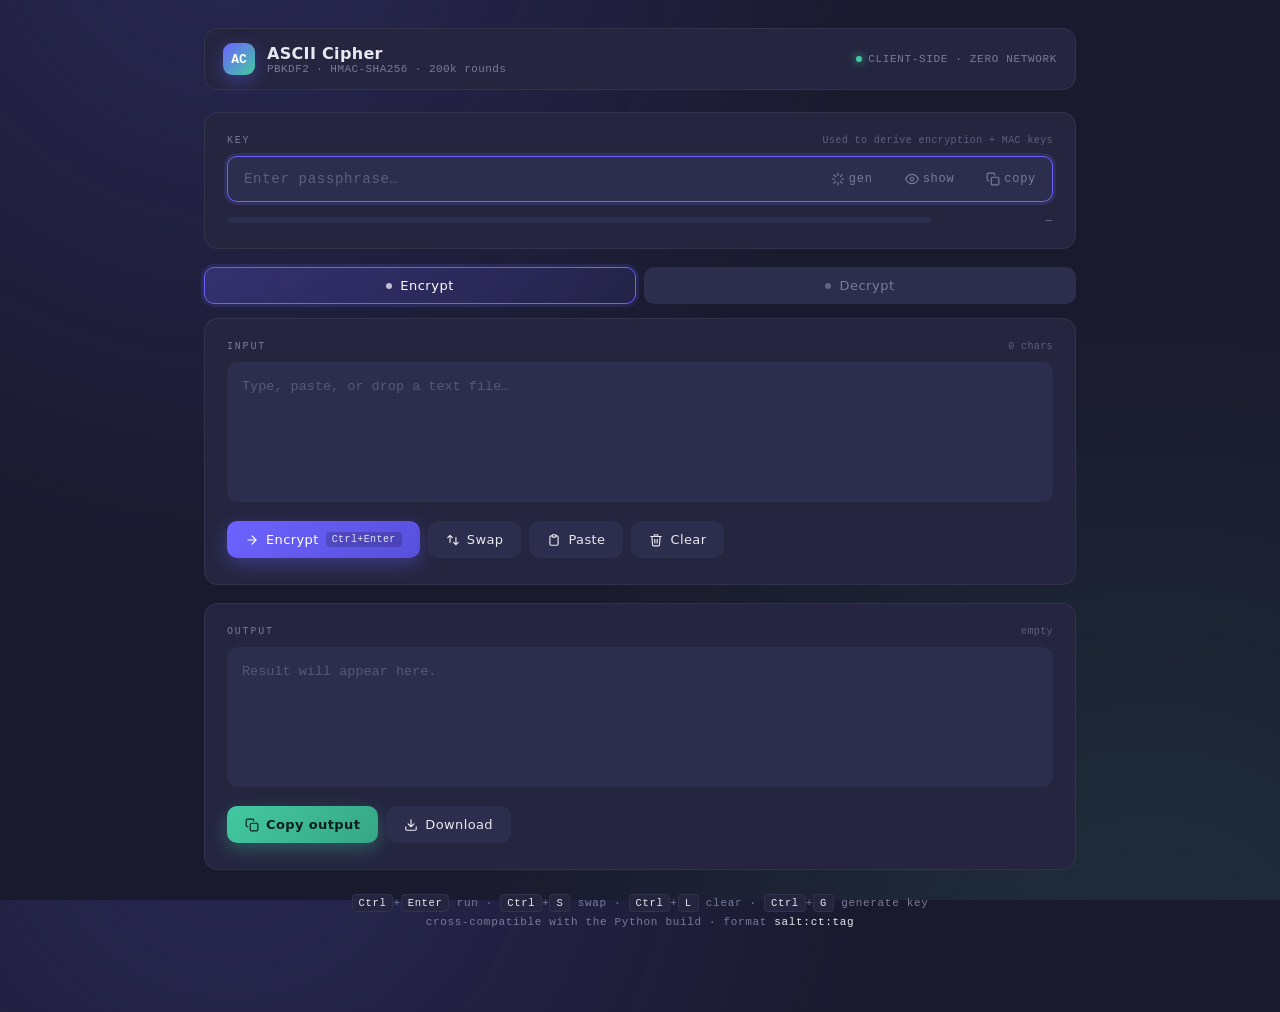
<file: cipher.html>
<!DOCTYPE html>
<html lang="en">
<head>
<meta charset="UTF-8">
<meta name="viewport" content="width=device-width, initial-scale=1.0">
<title>ASCII Cipher — Secure</title>
<style>
  :root {
    --bg: #1a1a2e;
    --surface: #252540;
    --surface-hi: #2d2d4d;
    --surface-hover: #313157;
    --border: rgba(108, 99, 255, 0.18);
    --border-soft: rgba(255, 255, 255, 0.06);
    --accent: #6c63ff;
    --accent-hi: #8a83ff;
    --accent-dim: rgba(108, 99, 255, 0.15);
    --accent2: #43c9a0;
    --accent2-hi: #5fdcb6;
    --warn: #e05c5c;
    --warn-hi: #f07878;
    --gold: #e0a030;
    --fg: #e8e8f0;
    --fg-dim: #7a7a99;
    --fg-hi: #ffffff;
    --mono: ui-monospace, "SF Mono", "Cascadia Mono", "JetBrains Mono", Consolas, "Liberation Mono", monospace;
  }

  * { box-sizing: border-box; margin: 0; padding: 0; }
  html, body { height: 100%; }
  body {
    background:
      radial-gradient(circle at 18% -10%, rgba(108, 99, 255, 0.18), transparent 45%),
      radial-gradient(circle at 90% 110%, rgba(67, 201, 160, 0.12), transparent 45%),
      var(--bg);
    color: var(--fg);
    font-family: -apple-system, BlinkMacSystemFont, "Segoe UI", "Inter", system-ui, sans-serif;
    font-size: 14px;
    -webkit-font-smoothing: antialiased;
    min-height: 100vh;
    overflow-x: hidden;
  }

  button, input, textarea, select { font-family: inherit; color: inherit; }
  textarea { resize: none; }

  /* ── Layout ─────────────────────────────────────────────── */
  .shell {
    max-width: 920px;
    margin: 0 auto;
    padding: 28px 24px 80px;
  }

  header.top {
    display: flex;
    align-items: center;
    justify-content: space-between;
    padding: 14px 18px;
    background: var(--surface);
    border: 1px solid var(--border-soft);
    border-radius: 14px;
    margin-bottom: 22px;
  }
  .brand {
    display: flex; align-items: center; gap: 12px;
  }
  .logo {
    width: 32px; height: 32px;
    border-radius: 9px;
    background: linear-gradient(135deg, var(--accent), var(--accent2));
    display: grid; place-items: center;
    font-family: var(--mono);
    font-weight: 700;
    color: white;
    font-size: 13px;
    box-shadow: 0 6px 18px rgba(108, 99, 255, 0.35);
  }
  .brand h1 {
    font-size: 16px;
    font-weight: 600;
    letter-spacing: 0.02em;
  }
  .brand .sub {
    color: var(--fg-dim);
    font-size: 11px;
    font-family: var(--mono);
    letter-spacing: 0.04em;
  }
  .top-meta {
    color: var(--fg-dim);
    font-size: 11px;
    font-family: var(--mono);
    letter-spacing: 0.06em;
    text-transform: uppercase;
  }
  .top-meta .dot {
    display: inline-block;
    width: 6px; height: 6px; border-radius: 50%;
    background: var(--accent2);
    margin-right: 6px;
    box-shadow: 0 0 8px var(--accent2);
    vertical-align: middle;
  }

  /* ── Card ───────────────────────────────────────────────── */
  .card {
    background: var(--surface);
    border: 1px solid var(--border-soft);
    border-radius: 14px;
    padding: 22px;
    margin-bottom: 18px;
  }
  .card-label {
    color: var(--fg-dim);
    font-size: 10px;
    font-family: var(--mono);
    letter-spacing: 0.18em;
    text-transform: uppercase;
    margin-bottom: 10px;
    display: flex; align-items: center; justify-content: space-between;
  }
  .card-label .hint {
    color: var(--fg-dim);
    font-weight: 400;
    letter-spacing: 0.04em;
    text-transform: none;
    font-family: var(--mono);
    font-size: 10px;
    opacity: 0.7;
  }

  /* ── Key field ──────────────────────────────────────────── */
  .key-row {
    display: flex; align-items: stretch; gap: 8px;
    background: var(--surface-hi);
    border: 1px solid transparent;
    border-radius: 10px;
    padding: 4px;
    transition: border-color 0.15s, box-shadow 0.15s;
  }
  .key-row:focus-within {
    border-color: var(--accent);
    box-shadow: 0 0 0 3px var(--accent-dim);
  }
  .key-row input {
    flex: 1;
    background: transparent;
    border: 0;
    outline: none;
    padding: 10px 12px;
    font-family: var(--mono);
    font-size: 14px;
    color: var(--fg);
    letter-spacing: 0.05em;
  }
  .key-row input::placeholder { color: var(--fg-dim); opacity: 0.65; }
  .icon-btn {
    background: transparent;
    border: 0;
    color: var(--fg-dim);
    padding: 0 12px;
    border-radius: 8px;
    cursor: pointer;
    font-size: 12px;
    font-family: var(--mono);
    letter-spacing: 0.06em;
    transition: background 0.15s, color 0.15s;
    display: inline-flex; align-items: center; gap: 4px;
  }
  .icon-btn:hover { background: var(--surface-hover); color: var(--fg); }
  .icon-btn:active { transform: scale(0.97); }
  .icon-btn svg { width: 14px; height: 14px; }

  /* ── Strength meter ─────────────────────────────────────── */
  .strength {
    margin-top: 12px;
    display: flex;
    align-items: center;
    gap: 12px;
  }
  .strength-track {
    flex: 1;
    height: 6px;
    background: var(--surface-hi);
    border-radius: 999px;
    overflow: hidden;
    position: relative;
  }
  .strength-fill {
    height: 100%;
    width: 0%;
    background: var(--fg-dim);
    border-radius: 999px;
    transition: width 0.25s ease, background 0.25s ease, box-shadow 0.25s;
  }
  .strength-fill.s-weak   { background: var(--warn);   box-shadow: 0 0 12px rgba(224, 92, 92, 0.45); }
  .strength-fill.s-fair   { background: var(--gold);   box-shadow: 0 0 12px rgba(224, 160, 48, 0.45); }
  .strength-fill.s-good   { background: var(--accent2);box-shadow: 0 0 12px rgba(67, 201, 160, 0.45); }
  .strength-fill.s-strong { background: var(--accent2);box-shadow: 0 0 16px rgba(67, 201, 160, 0.65); }
  .strength-text {
    color: var(--fg-dim);
    font-size: 11px;
    font-family: var(--mono);
    letter-spacing: 0.05em;
    min-width: 110px;
    text-align: right;
  }

  /* ── Mode toggle ────────────────────────────────────────── */
  .mode-row {
    display: flex; gap: 8px; margin-bottom: 14px;
  }
  .mode-btn {
    flex: 1;
    background: var(--surface-hi);
    border: 1px solid transparent;
    border-radius: 10px;
    padding: 10px 14px;
    color: var(--fg-dim);
    cursor: pointer;
    font-size: 13px;
    font-weight: 500;
    letter-spacing: 0.04em;
    display: flex; align-items: center; justify-content: center; gap: 8px;
    transition: all 0.15s;
  }
  .mode-btn:hover { color: var(--fg); background: var(--surface-hover); }
  .mode-btn.active.encrypt {
    color: var(--fg-hi);
    background: linear-gradient(135deg, rgba(108, 99, 255, 0.25), rgba(108, 99, 255, 0.10));
    border-color: var(--accent);
    box-shadow: 0 0 0 3px var(--accent-dim);
  }
  .mode-btn.active.decrypt {
    color: var(--fg-hi);
    background: linear-gradient(135deg, rgba(67, 201, 160, 0.22), rgba(67, 201, 160, 0.08));
    border-color: var(--accent2);
    box-shadow: 0 0 0 3px rgba(67, 201, 160, 0.15);
  }
  .mode-btn .dot {
    width: 6px; height: 6px; border-radius: 50%;
    background: currentColor; opacity: 0.7;
  }

  /* ── Textareas ──────────────────────────────────────────── */
  .io {
    width: 100%;
    min-height: 140px;
    background: var(--surface-hi);
    border: 1px solid transparent;
    border-radius: 10px;
    padding: 14px;
    font-family: var(--mono);
    font-size: 13.5px;
    line-height: 1.55;
    color: var(--fg);
    outline: none;
    transition: border-color 0.15s, box-shadow 0.15s;
  }
  .io:focus {
    border-color: var(--accent);
    box-shadow: 0 0 0 3px var(--accent-dim);
  }
  .io.drop { border-color: var(--accent2); box-shadow: 0 0 0 3px rgba(67, 201, 160, 0.18); }
  .io.read-only { color: var(--fg); cursor: text; }
  .io::placeholder { color: var(--fg-dim); opacity: 0.55; }

  /* ── Action bar ─────────────────────────────────────────── */
  .actions {
    display: flex; align-items: center; gap: 8px;
    margin: 16px 0 4px;
    flex-wrap: wrap;
  }
  .btn {
    background: var(--surface-hi);
    color: var(--fg);
    border: 0;
    padding: 11px 18px;
    border-radius: 10px;
    font-size: 13px;
    font-weight: 500;
    letter-spacing: 0.03em;
    cursor: pointer;
    display: inline-flex; align-items: center; gap: 7px;
    transition: transform 0.08s, background 0.15s, box-shadow 0.15s;
  }
  .btn:hover { background: var(--surface-hover); }
  .btn:active { transform: translateY(1px); }
  .btn:disabled { opacity: 0.4; cursor: not-allowed; }
  .btn.primary {
    background: linear-gradient(135deg, var(--accent), #574fdb);
    color: white;
    box-shadow: 0 6px 18px rgba(108, 99, 255, 0.35);
  }
  .btn.primary:hover { background: linear-gradient(135deg, var(--accent-hi), #6760e3); }
  .btn.success {
    background: linear-gradient(135deg, var(--accent2), #36a684);
    color: #0d1f1a;
    box-shadow: 0 6px 18px rgba(67, 201, 160, 0.32);
    font-weight: 600;
  }
  .btn.success:hover { background: linear-gradient(135deg, var(--accent2-hi), #41bd97); }
  .btn .kbd {
    font-family: var(--mono); font-size: 10px;
    background: rgba(0,0,0,0.18);
    color: rgba(255,255,255,0.85);
    padding: 2px 6px; border-radius: 4px; letter-spacing: 0.04em;
  }
  .btn svg { width: 14px; height: 14px; }
  .spacer { flex: 1; }

  /* ── Output card flourishes ─────────────────────────────── */
  .out-meta {
    display: flex; gap: 14px; flex-wrap: wrap;
    color: var(--fg-dim);
    font-family: var(--mono);
    font-size: 11px;
    letter-spacing: 0.05em;
    margin-top: 10px;
  }
  .out-meta span b { color: var(--fg); font-weight: 500; }

  /* ── Toasts ─────────────────────────────────────────────── */
  .toasts {
    position: fixed; bottom: 24px; right: 24px;
    display: flex; flex-direction: column; gap: 10px;
    z-index: 100;
    pointer-events: none;
  }
  .toast {
    background: var(--surface);
    border: 1px solid var(--border-soft);
    border-left: 3px solid var(--accent2);
    padding: 12px 16px;
    border-radius: 10px;
    font-size: 13px;
    box-shadow: 0 12px 32px rgba(0,0,0,0.4);
    min-width: 220px;
    max-width: 360px;
    animation: toastIn 0.22s ease-out;
    pointer-events: auto;
  }
  .toast.error   { border-left-color: var(--warn); }
  .toast.info    { border-left-color: var(--accent); }
  .toast .t-title { font-size: 11px; color: var(--fg-dim); letter-spacing: 0.1em; text-transform: uppercase; margin-bottom: 2px; }
  .toast .t-body  { color: var(--fg); }
  .toast.fade-out { animation: toastOut 0.18s ease-in forwards; }
  @keyframes toastIn  { from { transform: translateX(20px); opacity: 0; } to { transform: translateX(0); opacity: 1; } }
  @keyframes toastOut { from { transform: translateX(0); opacity: 1; } to { transform: translateX(20px); opacity: 0; } }

  /* ── Tag (auto-detected) ───────────────────────────────── */
  .tag {
    display: inline-flex; align-items: center; gap: 5px;
    font-family: var(--mono);
    font-size: 10px;
    letter-spacing: 0.08em;
    text-transform: uppercase;
    padding: 3px 8px;
    border-radius: 999px;
    background: var(--accent-dim);
    color: var(--accent-hi);
  }

  /* ── Footer ─────────────────────────────────────────────── */
  footer {
    margin-top: 24px;
    text-align: center;
    color: var(--fg-dim);
    font-size: 11px;
    font-family: var(--mono);
    letter-spacing: 0.06em;
    line-height: 1.7;
  }
  footer kbd {
    background: var(--surface);
    color: var(--fg);
    padding: 2px 6px;
    border-radius: 4px;
    font-family: var(--mono);
    font-size: 10.5px;
    border: 1px solid var(--border-soft);
  }

  /* ── Responsive ─────────────────────────────────────────── */
  @media (max-width: 600px) {
    .shell { padding: 16px 12px 60px; }
    .card { padding: 16px; }
    header.top { flex-direction: column; gap: 8px; align-items: flex-start; }
    .actions .btn { padding: 10px 14px; font-size: 12px; }
    .btn .kbd { display: none; }
  }

  /* ── Util ───────────────────────────────────────────────── */
  .hidden { display: none !important; }
</style>
</head>
<body>

<div class="shell">

  <header class="top">
    <div class="brand">
      <div class="logo">AC</div>
      <div>
        <h1>ASCII Cipher</h1>
        <div class="sub">PBKDF2 · HMAC-SHA256 · 200k rounds</div>
      </div>
    </div>
    <div class="top-meta"><span class="dot"></span>client-side · zero network</div>
  </header>

  <!-- Key card -->
  <section class="card">
    <div class="card-label">
      <span>Key</span>
      <span class="hint">Used to derive encryption + MAC keys</span>
    </div>
    <div class="key-row">
      <input id="key" type="password" placeholder="Enter passphrase…" autocomplete="off" spellcheck="false">
      <button class="icon-btn" id="gen-key" title="Generate strong passphrase">
        <svg viewBox="0 0 24 24" fill="none" stroke="currentColor" stroke-width="2" stroke-linecap="round" stroke-linejoin="round"><path d="M12 2v4M12 18v4M4.93 4.93l2.83 2.83M16.24 16.24l2.83 2.83M2 12h4M18 12h4M4.93 19.07l2.83-2.83M16.24 7.76l2.83-2.83"/></svg>
        gen
      </button>
      <button class="icon-btn" id="show-key" title="Show / hide">
        <svg viewBox="0 0 24 24" fill="none" stroke="currentColor" stroke-width="2" stroke-linecap="round" stroke-linejoin="round"><path d="M1 12s4-8 11-8 11 8 11 8-4 8-11 8S1 12 1 12z"/><circle cx="12" cy="12" r="3"/></svg>
        show
      </button>
      <button class="icon-btn" id="copy-key" title="Copy key">
        <svg viewBox="0 0 24 24" fill="none" stroke="currentColor" stroke-width="2" stroke-linecap="round" stroke-linejoin="round"><rect x="9" y="9" width="13" height="13" rx="2"/><path d="M5 15H4a2 2 0 0 1-2-2V4a2 2 0 0 1 2-2h9a2 2 0 0 1 2 2v1"/></svg>
        copy
      </button>
    </div>
    <div class="strength">
      <div class="strength-track"><div class="strength-fill" id="strength-fill"></div></div>
      <div class="strength-text" id="strength-text">—</div>
    </div>
  </section>

  <!-- Mode toggle -->
  <div class="mode-row">
    <button class="mode-btn encrypt active" id="mode-encrypt" data-mode="encrypt">
      <span class="dot"></span> Encrypt
    </button>
    <button class="mode-btn decrypt" id="mode-decrypt" data-mode="decrypt">
      <span class="dot"></span> Decrypt
    </button>
  </div>

  <!-- Input card -->
  <section class="card">
    <div class="card-label">
      <span>Input <span id="input-tag" class="tag hidden">cipher detected</span></span>
      <span class="hint" id="input-stats">0 chars</span>
    </div>
    <textarea id="input" class="io" placeholder="Type, paste, or drop a text file…" spellcheck="false"></textarea>

    <div class="actions">
      <button class="btn primary" id="run">
        <svg viewBox="0 0 24 24" fill="none" stroke="currentColor" stroke-width="2" stroke-linecap="round" stroke-linejoin="round"><path d="M5 12h14M12 5l7 7-7 7"/></svg>
        <span id="run-label">Encrypt</span>
        <span class="kbd">Ctrl+Enter</span>
      </button>
      <button class="btn" id="swap" title="Move output → input">
        <svg viewBox="0 0 24 24" fill="none" stroke="currentColor" stroke-width="2" stroke-linecap="round" stroke-linejoin="round"><path d="M7 16V4M7 4 3 8M7 4l4 4M17 8v12M17 20l-4-4M17 20l4-4"/></svg>
        Swap
      </button>
      <button class="btn" id="paste">
        <svg viewBox="0 0 24 24" fill="none" stroke="currentColor" stroke-width="2" stroke-linecap="round" stroke-linejoin="round"><path d="M9 5H7a2 2 0 0 0-2 2v12a2 2 0 0 0 2 2h10a2 2 0 0 0 2-2V7a2 2 0 0 0-2-2h-2"/><rect x="9" y="3" width="6" height="4" rx="1"/></svg>
        Paste
      </button>
      <button class="btn" id="clear">
        <svg viewBox="0 0 24 24" fill="none" stroke="currentColor" stroke-width="2" stroke-linecap="round" stroke-linejoin="round"><path d="M3 6h18M19 6l-1 14a2 2 0 0 1-2 2H8a2 2 0 0 1-2-2L5 6M10 11v6M14 11v6M9 6V4a1 1 0 0 1 1-1h4a1 1 0 0 1 1 1v2"/></svg>
        Clear
      </button>
    </div>
  </section>

  <!-- Output card -->
  <section class="card">
    <div class="card-label">
      <span>Output</span>
      <span class="hint" id="output-stats">empty</span>
    </div>
    <textarea id="output" class="io read-only" placeholder="Result will appear here." spellcheck="false" readonly></textarea>
    <div class="actions">
      <button class="btn success" id="copy-out">
        <svg viewBox="0 0 24 24" fill="none" stroke="currentColor" stroke-width="2" stroke-linecap="round" stroke-linejoin="round"><rect x="9" y="9" width="13" height="13" rx="2"/><path d="M5 15H4a2 2 0 0 1-2-2V4a2 2 0 0 1 2-2h9a2 2 0 0 1 2 2v1"/></svg>
        Copy output
      </button>
      <button class="btn" id="download-out">
        <svg viewBox="0 0 24 24" fill="none" stroke="currentColor" stroke-width="2" stroke-linecap="round" stroke-linejoin="round"><path d="M21 15v4a2 2 0 0 1-2 2H5a2 2 0 0 1-2-2v-4M7 10l5 5 5-5M12 15V3"/></svg>
        Download
      </button>
      <div class="spacer"></div>
      <div class="out-meta" id="out-meta"></div>
    </div>
  </section>

  <footer>
    <kbd>Ctrl</kbd>+<kbd>Enter</kbd> run · <kbd>Ctrl</kbd>+<kbd>S</kbd> swap · <kbd>Ctrl</kbd>+<kbd>L</kbd> clear · <kbd>Ctrl</kbd>+<kbd>G</kbd> generate key
    <br>
    cross-compatible with the Python build · format <code style="color:var(--fg)">salt:ct:tag</code>
  </footer>
</div>

<div class="toasts" id="toasts"></div>

<script>
"use strict";

/* ─────────────────────────────────────────────────────────────
   Crypto core — byte-for-byte compatible with the Python file.
   Format: hex(salt) ":" hex(ct) ":" hex(tag)
   - PBKDF2-HMAC-SHA256, 200_000 iterations, 64 bytes derived
   - First 32 bytes = enc_key, last 32 bytes = mac_key
   - Keystream = SHA256(enc_key || salt || counter_be32) blocks
   - Ciphertext = plaintext XOR keystream
   - Tag = HMAC-SHA256(mac_key, salt || ct)
   Do NOT change these constants — interoperability depends on them.
   ───────────────────────────────────────────────────────────── */
const SALT_LEN = 16;
const ITERATIONS = 200_000;
const KEY_LEN = 32;

const subtle = crypto.subtle;

async function deriveKeys(password, salt) {
  const baseKey = await subtle.importKey(
    "raw",
    new TextEncoder().encode(password),
    { name: "PBKDF2" },
    false,
    ["deriveBits"]
  );
  const bits = await subtle.deriveBits(
    { name: "PBKDF2", salt, iterations: ITERATIONS, hash: "SHA-256" },
    baseKey,
    KEY_LEN * 2 * 8
  );
  const km = new Uint8Array(bits);
  return [km.slice(0, KEY_LEN), km.slice(KEY_LEN)];
}

async function keystream(encKey, salt, length) {
  const out = new Uint8Array(length);
  const buf = new Uint8Array(encKey.length + salt.length + 4);
  buf.set(encKey, 0);
  buf.set(salt, encKey.length);
  const counterView = new DataView(buf.buffer, encKey.length + salt.length, 4);
  let counter = 0;
  let off = 0;
  while (off < length) {
    counterView.setUint32(0, counter, false); // big-endian
    const digest = new Uint8Array(await subtle.digest("SHA-256", buf));
    const take = Math.min(digest.length, length - off);
    out.set(digest.subarray(0, take), off);
    off += take;
    counter += 1;
  }
  return out;
}

async function hmacSha256(key, data) {
  const k = await subtle.importKey(
    "raw", key, { name: "HMAC", hash: "SHA-256" }, false, ["sign"]
  );
  return new Uint8Array(await subtle.sign("HMAC", k, data));
}

function bytesToHex(b) {
  let s = "";
  for (let i = 0; i < b.length; i++) s += b[i].toString(16).padStart(2, "0");
  return s;
}
function hexToBytes(hex) {
  if (hex.length % 2) throw new Error("bad hex");
  const out = new Uint8Array(hex.length / 2);
  for (let i = 0; i < out.length; i++) {
    const v = parseInt(hex.substr(i * 2, 2), 16);
    if (Number.isNaN(v)) throw new Error("bad hex");
    out[i] = v;
  }
  return out;
}
function ctEqual(a, b) {
  if (a.length !== b.length) return false;
  let r = 0;
  for (let i = 0; i < a.length; i++) r |= a[i] ^ b[i];
  return r === 0;
}

async function encryptText(plaintext, password) {
  const data = new TextEncoder().encode(plaintext);
  const salt = crypto.getRandomValues(new Uint8Array(SALT_LEN));
  const [encKey, macKey] = await deriveKeys(password, salt);
  const ks = await keystream(encKey, salt, data.length);
  const ct = new Uint8Array(data.length);
  for (let i = 0; i < data.length; i++) ct[i] = data[i] ^ ks[i];
  const macInput = new Uint8Array(salt.length + ct.length);
  macInput.set(salt, 0);
  macInput.set(ct, salt.length);
  const tag = await hmacSha256(macKey, macInput);
  return `${bytesToHex(salt)}:${bytesToHex(ct)}:${bytesToHex(tag)}`;
}

async function decryptToken(token, password) {
  const parts = token.trim().split(":");
  if (parts.length !== 3) return { ok: false, err: "invalid format" };
  let salt, ct, tag;
  try {
    salt = hexToBytes(parts[0]);
    ct   = hexToBytes(parts[1]);
    tag  = hexToBytes(parts[2]);
  } catch {
    return { ok: false, err: "decryption failed" };
  }
  if (salt.length !== SALT_LEN) return { ok: false, err: "invalid format" };
  const [encKey, macKey] = await deriveKeys(password, salt);
  const macInput = new Uint8Array(salt.length + ct.length);
  macInput.set(salt, 0);
  macInput.set(ct, salt.length);
  const expected = await hmacSha256(macKey, macInput);
  if (!ctEqual(tag, expected)) return { ok: false, err: "wrong key or tampered" };
  const ks = await keystream(encKey, salt, ct.length);
  const pt = new Uint8Array(ct.length);
  for (let i = 0; i < ct.length; i++) pt[i] = ct[i] ^ ks[i];
  try {
    return { ok: true, text: new TextDecoder("utf-8", { fatal: false }).decode(pt) };
  } catch {
    return { ok: false, err: "decryption failed" };
  }
}

/* ─────────────────────────────────────────────────────────────
   UI wiring
   ───────────────────────────────────────────────────────────── */
const $ = (id) => document.getElementById(id);

const els = {
  key: $("key"),
  showKey: $("show-key"),
  copyKey: $("copy-key"),
  genKey: $("gen-key"),
  strengthFill: $("strength-fill"),
  strengthText: $("strength-text"),

  modeEncrypt: $("mode-encrypt"),
  modeDecrypt: $("mode-decrypt"),

  input: $("input"),
  inputTag: $("input-tag"),
  inputStats: $("input-stats"),
  output: $("output"),
  outputStats: $("output-stats"),
  outMeta: $("out-meta"),

  run: $("run"),
  runLabel: $("run-label"),
  swap: $("swap"),
  paste: $("paste"),
  clear: $("clear"),
  copyOut: $("copy-out"),
  downloadOut: $("download-out"),

  toasts: $("toasts"),
};

let mode = "encrypt"; // 'encrypt' | 'decrypt'

/* ── Toasts ── */
function toast(body, kind = "info", title = null) {
  const el = document.createElement("div");
  el.className = `toast ${kind}`;
  el.innerHTML = `${title ? `<div class="t-title">${title}</div>` : ""}<div class="t-body"></div>`;
  el.querySelector(".t-body").textContent = body;
  els.toasts.appendChild(el);
  setTimeout(() => {
    el.classList.add("fade-out");
    el.addEventListener("animationend", () => el.remove(), { once: true });
  }, 2400);
}

/* ── Key strength (entropy estimator, same logic as Python) ── */
function updateStrength() {
  const pw = els.key.value;
  if (!pw) {
    els.strengthFill.style.width = "0%";
    els.strengthFill.className = "strength-fill";
    els.strengthText.textContent = "—";
    els.strengthText.style.color = "";
    return;
  }
  const hLo = /[a-z]/.test(pw);
  const hUp = /[A-Z]/.test(pw);
  const hDi = /[0-9]/.test(pw);
  const hSy = /[^A-Za-z0-9]/.test(pw);
  const pool = Math.max((hLo ? 26 : 0) + (hUp ? 26 : 0) + (hDi ? 10 : 0) + (hSy ? 32 : 0), 26);
  const bits = pw.length * Math.log2(pool);
  let label, klass, pct;
  if      (bits < 40)  { label = "Weak";   klass = "s-weak";   pct = Math.min(bits / 40 * 33, 33); }
  else if (bits < 72)  { label = "Fair";   klass = "s-fair";   pct = 33 + (bits - 40) / 32 * 27; }
  else if (bits < 100) { label = "Good";   klass = "s-good";   pct = 60 + (bits - 72) / 28 * 25; }
  else                 { label = "Strong"; klass = "s-strong"; pct = Math.min(85 + (bits - 100) / 50 * 15, 100); }
  els.strengthFill.style.width = pct + "%";
  els.strengthFill.className = "strength-fill " + klass;
  els.strengthText.textContent = `${label} · ${bits.toFixed(0)} bits`;
}

/* ── Mode handling ── */
function setMode(m, { auto = false } = {}) {
  mode = m;
  els.modeEncrypt.classList.toggle("active", m === "encrypt");
  els.modeDecrypt.classList.toggle("active", m === "decrypt");
  els.runLabel.textContent = m === "encrypt" ? "Encrypt" : "Decrypt";
  els.run.classList.toggle("primary", m === "encrypt");
  els.run.classList.toggle("success", m === "decrypt");
  if (auto) toast(`Switched to ${m}`, "info", "Auto-detect");
}

/* ── Auto-detect cipher format ── */
const TOKEN_RE = /^[0-9a-fA-F]+:[0-9a-fA-F]+:[0-9a-fA-F]+$/;
function detectInput() {
  const v = els.input.value.trim();
  const looksLikeToken = TOKEN_RE.test(v) && v.split(":")[0].length === SALT_LEN * 2;
  els.inputTag.classList.toggle("hidden", !looksLikeToken);
  els.inputStats.textContent = `${els.input.value.length.toLocaleString()} chars`;
  return looksLikeToken;
}

/* ── Run (encrypt or decrypt) ── */
let busy = false;
async function run() {
  if (busy) return;
  const key = els.key.value;
  if (!key) { toast("Enter a key first", "error", "Missing key"); els.key.focus(); return; }
  const text = els.input.value;
  if (!text) { toast("Nothing to process", "error", "Empty input"); els.input.focus(); return; }

  busy = true;
  const originalLabel = els.runLabel.textContent;
  els.runLabel.textContent = mode === "encrypt" ? "Encrypting…" : "Decrypting…";
  els.run.disabled = true;

  const t0 = performance.now();
  try {
    if (mode === "encrypt") {
      const out = await encryptText(text, key);
      els.output.value = out;
      const dt = (performance.now() - t0).toFixed(0);
      const inB = new TextEncoder().encode(text).length;
      const outB = (out.length - 2) / 2; // hex pairs minus 2 colons
      els.outMeta.innerHTML = `<span><b>${inB}</b> B in</span><span><b>${out.length}</b> chars out</span><span><b>${dt}</b> ms</span>`;
      toast("Encrypted", "info", "✓ Done");
    } else {
      const res = await decryptToken(text, key);
      if (!res.ok) {
        els.output.value = "";
        els.outMeta.innerHTML = "";
        if (res.err === "invalid format") toast("Token format is invalid", "error", "Cannot decrypt");
        else if (res.err === "wrong key or tampered") toast("Wrong key or message was tampered with", "error", "MAC failed");
        else toast(res.err, "error", "Cannot decrypt");
      } else {
        els.output.value = res.text;
        const dt = (performance.now() - t0).toFixed(0);
        els.outMeta.innerHTML = `<span><b>${res.text.length}</b> chars out</span><span><b>${dt}</b> ms</span>`;
        toast("Decrypted", "info", "✓ Done");
      }
    }
  } catch (e) {
    toast(String(e?.message || e), "error", "Error");
  } finally {
    updateOutputStats();
    els.runLabel.textContent = originalLabel;
    els.run.disabled = false;
    busy = false;
  }
}

function updateOutputStats() {
  const v = els.output.value;
  els.outputStats.textContent = v ? `${v.length.toLocaleString()} chars` : "empty";
}

/* ── Generate strong passphrase ── */
function generateKey() {
  // 5 words of dice-style randomness using 4 random chars + dash separators.
  // Actually uses cryptographic randomness over a curated alphabet.
  const alphabet = "abcdefghijkmnopqrstuvwxyzABCDEFGHJKLMNPQRSTUVWXYZ23456789!@#$%^&*";
  const len = 24;
  const buf = crypto.getRandomValues(new Uint32Array(len));
  let s = "";
  for (let i = 0; i < len; i++) s += alphabet[buf[i] % alphabet.length];
  els.key.value = s;
  els.key.type = "text";
  els.showKey.querySelector("svg").style.opacity = "0.6";
  updateStrength();
  toast("Generated a 24-char passphrase. Copy it before encrypting!", "info", "New key");
}

/* ── Event wiring ── */
els.key.addEventListener("input", updateStrength);
els.showKey.addEventListener("click", () => {
  els.key.type = els.key.type === "password" ? "text" : "password";
});
els.copyKey.addEventListener("click", async () => {
  if (!els.key.value) { toast("No key to copy", "error", "Empty"); return; }
  await navigator.clipboard.writeText(els.key.value);
  toast("Key copied to clipboard", "info", "✓");
});
els.genKey.addEventListener("click", generateKey);

els.modeEncrypt.addEventListener("click", () => setMode("encrypt"));
els.modeDecrypt.addEventListener("click", () => setMode("decrypt"));

els.input.addEventListener("input", () => {
  const looksLikeToken = detectInput();
  // gentle auto-switch on paste/typing — only toast when it changes
  if (looksLikeToken && mode === "encrypt") setMode("decrypt", { auto: true });
  else if (!looksLikeToken && els.input.value.trim().length > 0 && mode === "decrypt") setMode("encrypt", { auto: true });
});

els.run.addEventListener("click", run);

els.swap.addEventListener("click", () => {
  const i = els.input.value, o = els.output.value;
  els.input.value = o;
  els.output.value = i;
  detectInput();
  updateOutputStats();
  els.outMeta.innerHTML = "";
});

els.paste.addEventListener("click", async () => {
  try {
    const t = await navigator.clipboard.readText();
    els.input.value = t;
    detectInput();
    toast("Pasted from clipboard", "info", "✓");
  } catch {
    toast("Clipboard access denied", "error", "Paste");
  }
});

els.clear.addEventListener("click", () => {
  els.input.value = "";
  els.output.value = "";
  els.outMeta.innerHTML = "";
  detectInput();
  updateOutputStats();
});

els.copyOut.addEventListener("click", async () => {
  if (!els.output.value) { toast("Nothing to copy", "error", "Empty"); return; }
  await navigator.clipboard.writeText(els.output.value);
  toast("Output copied to clipboard", "info", "✓");
});

els.downloadOut.addEventListener("click", () => {
  if (!els.output.value) { toast("Nothing to download", "error", "Empty"); return; }
  const blob = new Blob([els.output.value], { type: "text/plain;charset=utf-8" });
  const url = URL.createObjectURL(blob);
  const a = document.createElement("a");
  a.href = url;
  a.download = mode === "encrypt" ? "cipher.txt" : "plaintext.txt";
  a.click();
  URL.revokeObjectURL(url);
});

/* ── Drag & drop a text file into the input ── */
els.input.addEventListener("dragover", (e) => { e.preventDefault(); els.input.classList.add("drop"); });
els.input.addEventListener("dragleave", () => els.input.classList.remove("drop"));
els.input.addEventListener("drop", async (e) => {
  e.preventDefault();
  els.input.classList.remove("drop");
  const f = e.dataTransfer?.files?.[0];
  if (!f) return;
  if (f.size > 5 * 1024 * 1024) { toast("File too large (5 MB max)", "error", "Drop"); return; }
  els.input.value = await f.text();
  detectInput();
  toast(`Loaded ${f.name}`, "info", "✓");
});

/* ── Keyboard shortcuts ── */
document.addEventListener("keydown", (e) => {
  const ctrl = e.ctrlKey || e.metaKey;
  if (!ctrl) return;
  switch (e.key.toLowerCase()) {
    case "enter": e.preventDefault(); run(); break;
    case "s":     e.preventDefault(); els.swap.click(); break;
    case "l":     e.preventDefault(); els.clear.click(); break;
    case "g":     e.preventDefault(); generateKey(); break;
  }
});

/* ── Init ── */
updateStrength();
detectInput();
updateOutputStats();
els.key.focus();
</script>
</body>
</html>
</file>
